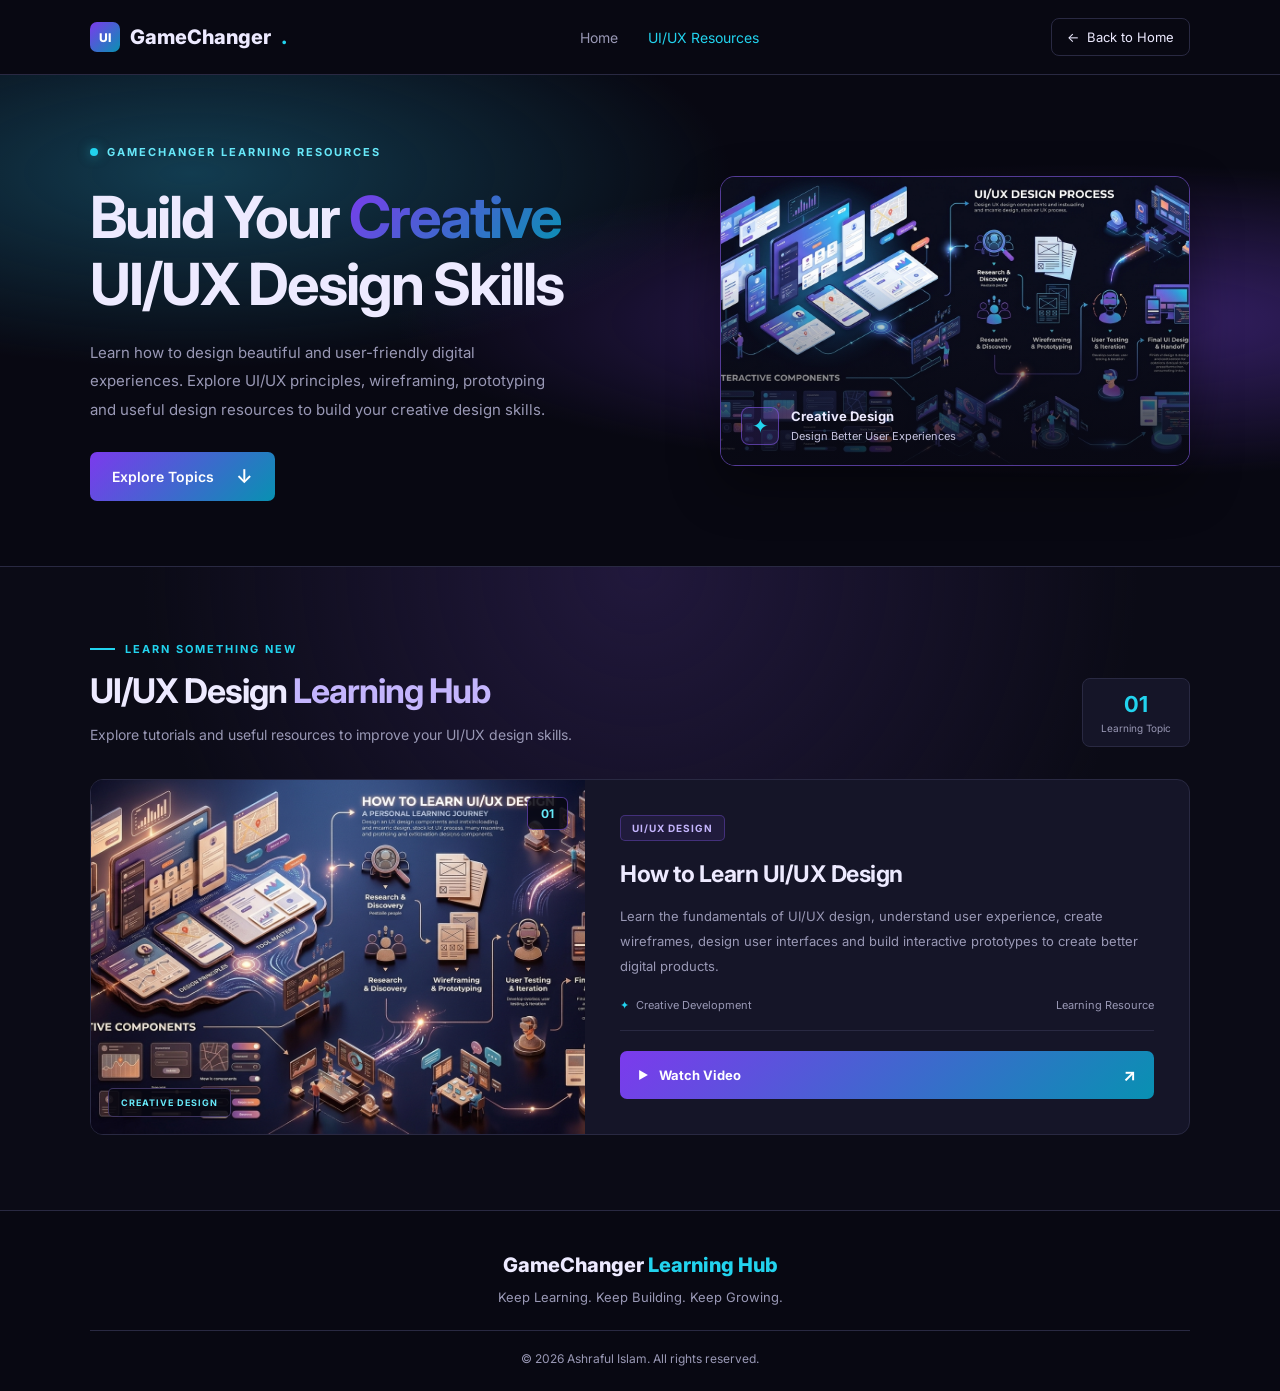
<file: ui-ux.html>
<!DOCTYPE html>
<html lang="en">
<head>
  <meta charset="UTF-8">
  <meta name="viewport" content="width=device-width, initial-scale=1.0">

  <meta
    name="description"
    content="Learn UI/UX design with useful tutorials and resources from GameChanger Learning Hub."
  >

  <title>UI/UX Design Resources | GameChanger</title>

  <link rel="stylesheet" href="style/ui.css">

</head>

<body>

  <!-- Navbar -->
  <header class="navbar">

    <a href="index.html" class="logo">
      <span class="logo-icon">UI</span>
      GameChanger<span class="gold">.</span>
    </a>

    <nav class="nav-links">
      <a href="index.html">Home</a>
      <a href="#topics" class="active">UI/UX Resources</a>
    </nav>

    <a href="index.html" class="back-btn">
      <span>←</span> Back to Home
    </a>

  </header>


  <main>

    <!-- Hero Section -->
    <section class="resume-hero">

      <div class="hero-content">

        <div class="hero-label">
          <span class="status-dot"></span>
          GAMECHANGER LEARNING RESOURCES
        </div>

        <h1>
          Build Your <span>Creative</span> UI/UX Design Skills
        </h1>

        <p>
          Learn how to design beautiful and user-friendly
          digital experiences. Explore UI/UX principles,
          wireframing, prototyping and useful design resources
          to build your creative design skills.
        </p>

        <a href="#topics" class="explore-btn">
          Explore Topics
          <span>↓</span>
        </a>

      </div>


      <div class="hero-art">

        <div class="image-overlay"></div>

        <img
          src="images/ui.jpg"
          alt="UI/UX Design Workspace"
        >

        <div class="hero-image-label">
          <span class="label-icon">✦</span>
          <div>
            <strong>Creative Design</strong>
            <small>Design Better User Experiences</small>
          </div>
        </div>

      </div>

    </section>


    <!-- Topics Section -->
    <section class="topics-section" id="topics">

      <div class="section-heading">

        <div class="heading-content">

          <span class="section-label">
            <span class="heading-line"></span>
            LEARN SOMETHING NEW
          </span>

          <h2>
            UI/UX Design <span>Learning Hub</span>
          </h2>

          <p>
            Explore tutorials and useful resources to
            improve your UI/UX design skills.
          </p>

        </div>

        <div class="section-count">
          <span>01</span>
          <small>Learning Topic</small>
        </div>

      </div>


      <!-- Topic Grid -->
      <div class="topic-grid" id="topicGrid">


        <!-- Topic Card -->
        <article class="topic-card">

          <!-- Card Image -->
          <div class="topic-image">

            <img
              src="images/ui-card.jpg"
              alt="UI/UX Design Learning"
              loading="lazy"
            >

            <span class="topic-number">01</span>

            <div class="image-bottom-label">
              CREATIVE DESIGN
            </div>

          </div>


          <!-- Card Content -->
          <div class="topic-content">

            <div class="right-topic">

              <span class="topic-tag">
                UI/UX DESIGN
              </span>

              <h3>
                How to Learn UI/UX Design
              </h3>

              <p>
                Learn the fundamentals of UI/UX design,
                understand user experience, create wireframes,
                design user interfaces and build interactive
                prototypes to create better digital products.
              </p>

              <div class="card-meta">

                <span>
                  <span class="meta-icon">✦</span>
                  Creative Development
                </span>

                <span>
                  Learning Resource
                </span>

              </div>

              <a
                href="https://drive.google.com/file/d/1oyAcpDZy5T_gUROdcMCPp9G6DeFAQtMx/view"
                target="_blank"
                rel="noopener noreferrer"
                class="video-link"
              >
                <span class="play-icon">▶</span>
                Watch Video
                <span class="video-arrow">↗</span>
              </a>

            </div>

          </div>

        </article>


      </div>

    </section>

  </main>


  <!-- Footer -->
  <footer class="footer">

    <h3>
      GameChanger <span>Learning Hub</span>
    </h3>

    <p>
      Keep Learning. Keep Building. Keep Growing.
    </p>

    <p class="copyright">
      © 2026 Ashraful Islam. All rights reserved.
    </p>

  </footer>


</body>
</html>
</file>
<file: style/ui.css>
/* Google Font */
@import url('https://fonts.googleapis.com/css2?family=Inter:wght@400;500;600;700;800&display=swap');


/* ==============================
   Reset & Global
================================ */

* {
  margin: 0;
  padding: 0;
  box-sizing: border-box;
}

html {
  scroll-behavior: smooth;
  scroll-padding-top: 90px;
}

body {
  font-family: 'Inter', sans-serif;
  background: var(--bg);
  color: var(--text);
}

a {
  text-decoration: none;
  color: inherit;
}

img {
  max-width: 100%;
  display: block;
}


/* ==============================
   UI/UX Theme Colors
================================ */

:root {
  --bg: #0b0b16;
  --bg-dark: #080812;
  --card: #151528;
  --border: #292942;

  --text: #edeaff;
  --muted: #9998b5;

  --purple: #8b5cf6;
  --purple-light: #c4b5fd;
  --purple-dark: #6d28d9;

  --cyan: #22d3ee;
  --cyan-light: #67e8f9;

  --gradient: linear-gradient(135deg, #7c3aed, #0891b2);
}


/* ==============================
   Navbar
================================ */

.navbar {
  min-height: 75px;
  padding: 0 7%;

  display: flex;
  align-items: center;
  justify-content: space-between;

  background: var(--bg-dark);
  border-bottom: 1px solid var(--border);

  position: sticky;
  top: 0;
  z-index: 100;
}

.logo {
  display: flex;
  align-items: center;
  gap: 10px;

  font-size: 20px;
  font-weight: 800;
}

.logo-icon {
  width: 30px;
  height: 30px;

  display: flex;
  align-items: center;
  justify-content: center;

  background: var(--gradient);
  color: #fff;

  border-radius: 7px;

  font-size: 12px;
  font-weight: 800;
}

.gold {
  color: var(--cyan);
}

.nav-links {
  display: flex;
  align-items: center;
  gap: 30px;
}

.nav-links a {
  color: var(--muted);
  font-size: 14px;
  transition: 0.3s;
}

.nav-links a:hover,
.nav-links a.active {
  color: var(--cyan);
}

.back-btn {
  display: flex;
  align-items: center;
  gap: 8px;

  border: 1px solid var(--border);
  border-radius: 8px;

  padding: 10px 15px;

  font-size: 13px;
  transition: 0.3s;
}

.back-btn:hover {
  border-color: var(--purple);
  color: var(--cyan);
  background: #8b5cf610;
}


/* ==============================
   Hero Section
================================ */

.resume-hero {
  min-height: 430px;
  padding: 65px 7%;

  display: flex;
  align-items: center;
  justify-content: space-between;
  gap: 55px;

  background:
    radial-gradient(
      ellipse at 85% 50%,
      #38216b 0%,
      transparent 45%
    ),
    radial-gradient(
      ellipse at 15% 20%,
      #123c50 0%,
      transparent 35%
    ),
    var(--bg-dark);

  border-bottom: 1px solid var(--border);
}

.hero-content {
  flex: 1;
  max-width: 560px;
}

.hero-label {
  display: inline-flex;
  align-items: center;
  gap: 9px;

  color: var(--cyan-light);

  font-size: 11px;
  font-weight: 700;
  letter-spacing: 2px;
}

.status-dot {
  width: 8px;
  height: 8px;

  border-radius: 50%;

  background: var(--cyan);

  box-shadow: 0 0 12px #22d3ee88;
}

.resume-hero h1 {
  margin-top: 24px;

  font-size: clamp(36px, 5vw, 58px);
  line-height: 1.16;
  letter-spacing: -2px;
}

.resume-hero h1 span {
  background: var(--gradient);
  background-clip: text;
  -webkit-background-clip: text;
  color: transparent;
}

.resume-hero p {
  max-width: 470px;

  margin-top: 20px;

  color: var(--muted);

  font-size: 15px;
  line-height: 1.9;
}


/* Explore Button */

.explore-btn {
  display: inline-flex;
  align-items: center;
  gap: 22px;

  margin-top: 28px;
  padding: 13px 22px;

  background: var(--gradient);
  color: #fff;

  border-radius: 7px;

  font-size: 14px;
  font-weight: 600;

  transition: 0.3s;
}

.explore-btn:hover {
  box-shadow: 0 8px 25px #8b5cf655;
  transform: translateY(-3px);
}

.explore-btn span {
  font-size: 19px;
}


/* Hero Image */

.hero-art {
  flex: 1;
  max-width: 470px;
  height: 290px;

  position: relative;
  overflow: hidden;

  border: 1px solid #8b5cf688;
  border-radius: 15px;

  background: #151528;

  box-shadow: 0 20px 50px #00000066;
}

.hero-art img {
  width: 100%;
  height: 100%;

  object-fit: cover;

  transition: transform 0.5s;
}

.hero-art:hover img {
  transform: scale(1.05);
}

.image-overlay {
  position: absolute;
  inset: 0;

  z-index: 1;

  background: linear-gradient(
    0deg,
    #080812dd,
    transparent 65%
  );

  pointer-events: none;
}

.hero-image-label {
  position: absolute;
  bottom: 20px;
  left: 20px;
  z-index: 2;

  display: flex;
  align-items: center;
  gap: 12px;
}

.label-icon {
  width: 38px;
  height: 38px;

  display: flex;
  align-items: center;
  justify-content: center;

  background: #8b5cf622;
  border: 1px solid #8b5cf688;

  border-radius: 8px;

  color: var(--cyan);
  font-size: 20px;
}

.hero-image-label strong {
  display: block;
  font-size: 13px;
}

.hero-image-label small {
  display: block;
  margin-top: 5px;

  color: #c5c3df;
  font-size: 11px;
}


/* ==============================
   Topics Section
================================ */

.topics-section {
  padding: 75px 7%;

  background:
    radial-gradient(
      ellipse at 50% 0%,
      #21183c 0%,
      transparent 55%
    ),
    var(--bg);
}

.section-heading {
  display: flex;
  align-items: flex-end;
  justify-content: space-between;
  gap: 20px;

  margin-bottom: 32px;
}

.section-label {
  display: flex;
  align-items: center;
  gap: 10px;

  color: var(--cyan);

  font-size: 11px;
  font-weight: 700;
  letter-spacing: 2px;
}

.heading-line {
  width: 25px;
  height: 2px;

  background: var(--cyan);
}

.section-heading h2 {
  margin-top: 14px;

  font-size: 34px;
  letter-spacing: -1px;
}

.section-heading h2 span {
  color: var(--purple-light);
}

.section-heading p {
  margin-top: 12px;

  color: var(--muted);

  font-size: 14px;
  line-height: 1.7;
}


/* Topic Count */

.section-count {
  display: flex;
  flex-direction: column;
  align-items: center;
  gap: 5px;

  padding: 12px 18px;

  background: var(--card);
  border: 1px solid var(--border);
  border-radius: 8px;
}

.section-count span {
  color: var(--cyan);
  font-size: 22px;
  font-weight: 700;
}

.section-count small {
  color: var(--muted);
  font-size: 10px;
}


/* ==============================
   Topic Grid & Card
================================ */

.topic-grid {
  display: grid;
  grid-template-columns: 1fr;
  gap: 25px;
}

.topic-card {
  display: grid;
  grid-template-columns: 0.9fr 1.1fr;

  background: var(--card);

  border: 1px solid var(--border);
  border-radius: 13px;

  overflow: hidden;

  transition: 0.3s;
}

.topic-card:hover {
  transform: translateY(-5px);

  border-color: var(--purple);

  box-shadow: 0 15px 40px #00000055;
}


/* Card Image */

.topic-image {
  min-height: 310px;

  position: relative;
  overflow: hidden;

  background: #151528;
}

.topic-image img {
  width: 100%;
  height: 100%;

  position: absolute;
  inset: 0;

  object-fit: cover;

  transition: transform 0.5s;
}

.topic-card:hover .topic-image img {
  transform: scale(1.06);
}

.topic-number {
  position: absolute;
  top: 17px;
  right: 17px;
  z-index: 2;

  padding: 8px 13px;

  background: #080812dd;

  border: 1px solid #8b5cf688;
  border-radius: 6px;

  color: var(--cyan-light);

  font-size: 12px;
  font-weight: 700;
}

.image-bottom-label {
  position: absolute;
  bottom: 17px;
  left: 17px;
  z-index: 2;

  padding: 8px 12px;

  background: #080812dd;

  border: 1px solid #a78bfa55;
  border-radius: 5px;

  color: var(--cyan-light);

  font-size: 9px;
  font-weight: 700;
  letter-spacing: 1px;
}


/* ==============================
   Card Content
================================ */

.topic-content {
  padding: 35px;

  display: flex;
  align-items: center;
}

.right-topic {
  width: 100%;
  min-width: 0;
}

.topic-tag {
  display: inline-block;

  padding: 6px 11px;

  background: #8b5cf61a;
  border: 1px solid #8b5cf655;

  color: var(--purple-light);

  border-radius: 5px;

  font-size: 10px;
  font-weight: 700;
  letter-spacing: 1px;
}

.topic-content h3 {
  margin-top: 17px;

  font-size: 23px;
  line-height: 1.45;
  letter-spacing: -0.5px;
}

.right-topic p {
  margin-top: 13px;

  color: var(--muted);

  font-size: 13px;
  line-height: 1.9;
}


/* Card Meta */

.card-meta {
  display: flex;
  align-items: center;
  justify-content: space-between;
  flex-wrap: wrap;
  gap: 10px;

  margin-top: 20px;
  padding-bottom: 18px;

  border-bottom: 1px solid var(--border);

  color: var(--muted);
  font-size: 11px;
}

.card-meta > span:first-child {
  display: flex;
  align-items: center;
  gap: 7px;
}

.meta-icon {
  color: var(--cyan);
}


/* ==============================
   Video Button
================================ */

.video-link {
  display: flex;
  align-items: center;
  justify-content: center;
  gap: 11px;

  width: 100%;

  margin-top: 20px;
  padding: 14px 18px;

  background: var(--gradient);
  color: #fff;

  border-radius: 7px;

  font-size: 13px;
  font-weight: 700;

  transition: 0.3s;
}

.video-link:hover {
  box-shadow: 0 8px 25px #8b5cf655;

  transform: translateY(-2px);
}

.play-icon {
  font-size: 11px;
}

.video-arrow {
  margin-left: auto;
  font-size: 17px;
}


/* ==============================
   Footer
================================ */

.footer {
  padding: 42px 7% 25px;

  text-align: center;

  background: var(--bg-dark);

  border-top: 1px solid var(--border);
}

.footer h3 {
  font-size: 20px;
  font-weight: 800;
}

.footer h3 span {
  color: var(--cyan);
}

.footer > p {
  margin-top: 12px;

  color: var(--muted);
  font-size: 13px;
}

.footer .copyright {
  margin-top: 25px;
  padding-top: 20px;

  border-top: 1px solid #292942;

  font-size: 12px;
}


/* ==============================
   Responsive Design
================================ */

/* Tablet */

@media (max-width: 1000px) {

  .resume-hero {
    gap: 30px;
  }

  .topic-content {
    padding: 25px;
  }

  .topic-content h3 {
    font-size: 20px;
  }

}


/* Small Tablet */

@media (max-width: 750px) {

  .navbar {
    padding: 0 5%;
  }

  .nav-links {
    display: none;
  }

  .resume-hero {
    padding: 50px 5%;

    flex-direction: column;
    align-items: flex-start;
  }

  .hero-art {
    width: 100%;
    max-width: 100%;
    height: 250px;
  }

  .topics-section {
    padding: 55px 5%;
  }

  .topic-card {
    grid-template-columns: 1fr;
  }

  .topic-image {
    min-height: 250px;
  }

  .topic-content {
    padding: 25px;
  }

}


/* Mobile */

@media (max-width: 550px) {

  .navbar {
    min-height: 68px;
  }

  .logo {
    font-size: 16px;
  }

  .back-btn {
    padding: 9px;
    font-size: 11px;
  }

  .resume-hero {
    padding: 45px 5%;
  }

  .hero-label {
    font-size: 9px;
    letter-spacing: 1.4px;
  }

  .resume-hero h1 {
    font-size: 39px;
    letter-spacing: -1.5px;
  }

  .resume-hero p {
    font-size: 13px;
  }

  .hero-art {
    height: 215px;
  }

  .section-heading h2 {
    font-size: 27px;
  }

  .section-heading p {
    font-size: 12px;
  }

  .section-count {
    padding: 9px 12px;
  }

  .topic-image {
    min-height: 210px;
  }

  .topic-content {
    padding: 20px;
  }

  .topic-content h3 {
    font-size: 19px;
  }

  .right-topic p {
    font-size: 12px;
  }

  .card-meta {
    font-size: 10px;
  }

}


/* Small Mobile */

@media (max-width: 380px) {

  .resume-hero h1 {
    font-size: 32px;
  }

  .hero-label {
    font-size: 8px;
  }

  .section-heading h2 {
    font-size: 23px;
  }

  .section-count {
    display: none;
  }

  .topic-content {
    padding: 16px;
  }

  .topic-content h3 {
    font-size: 17px;
  }

  .topic-image {
    min-height: 180px;
  }

  .video-link {
    font-size: 12px;
  }

}


/* ==============================
   Reduced Motion
================================ */

@media (prefers-reduced-motion: reduce) {

  *,
  *::before,
  *::after {
    scroll-behavior: auto !important;
    transition-duration: 0.01ms !important;
    animation-duration: 0.01ms !important;
  }

}
</file>
